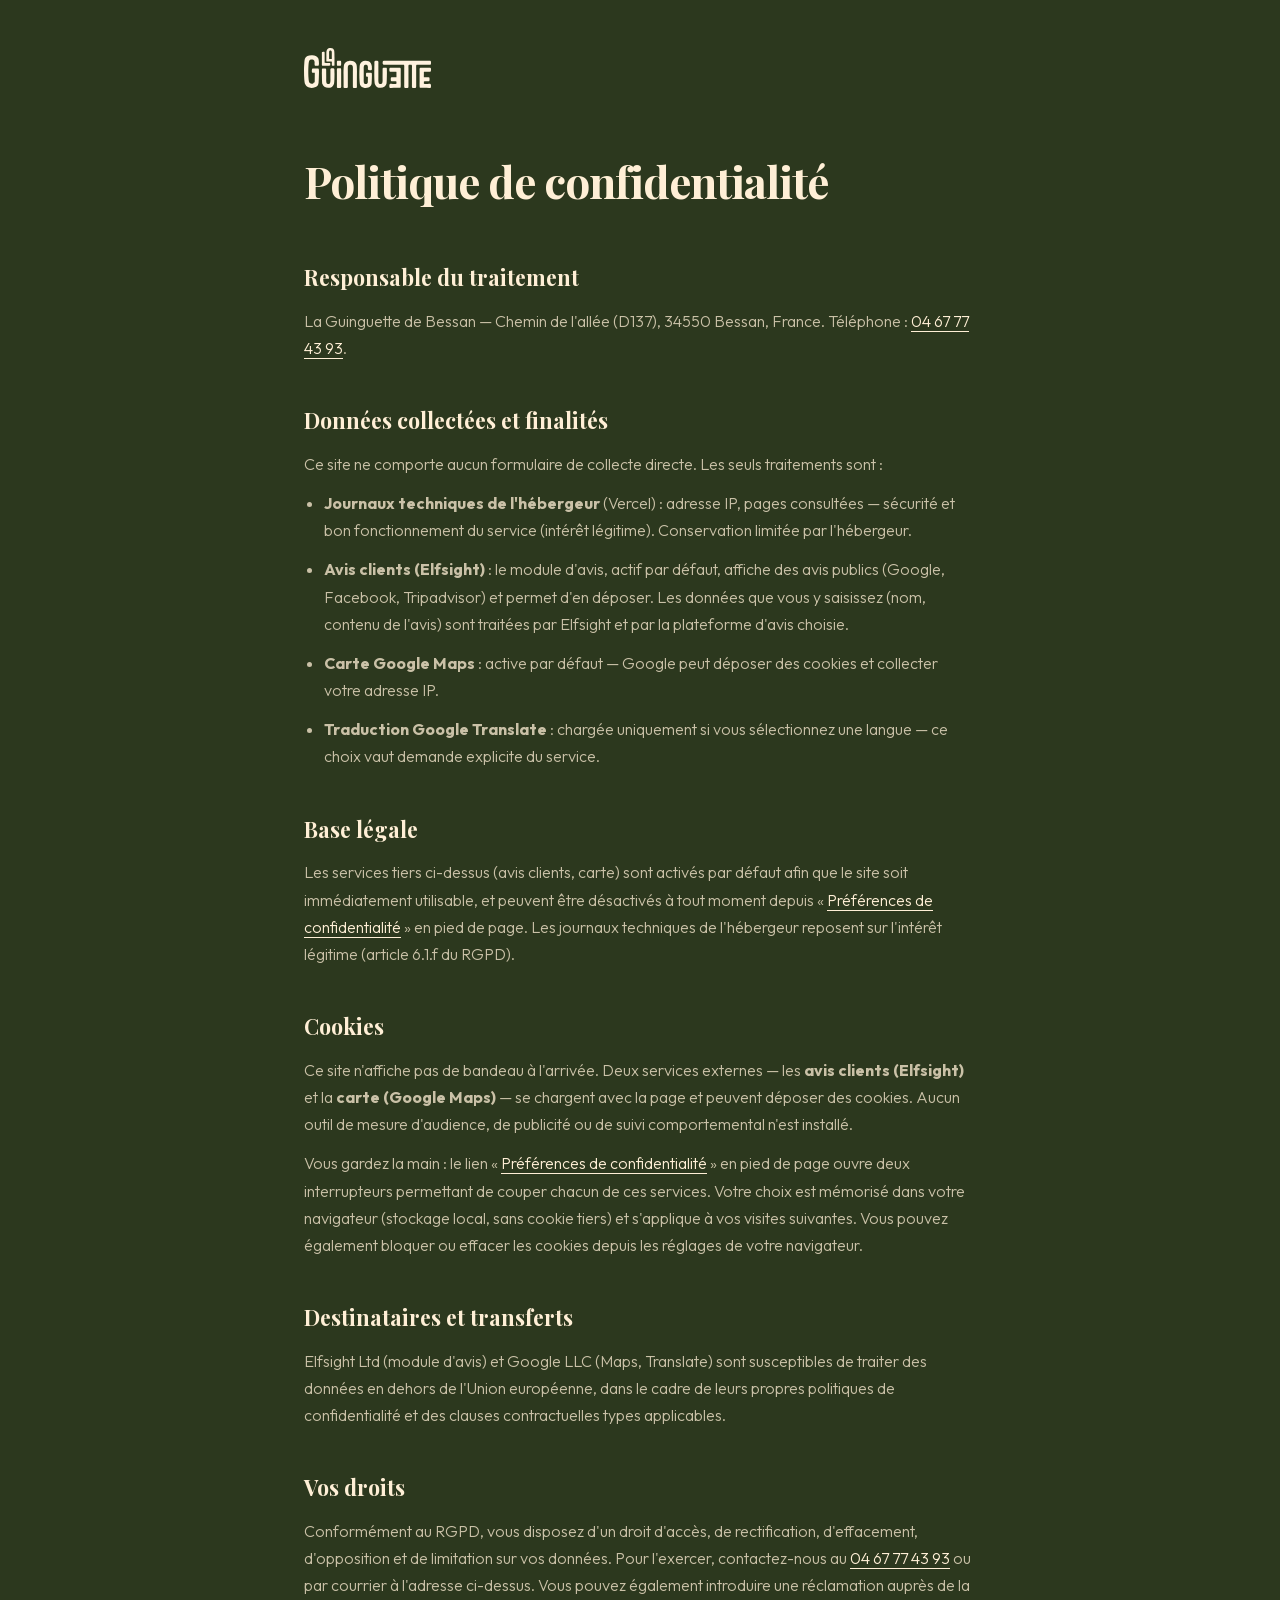
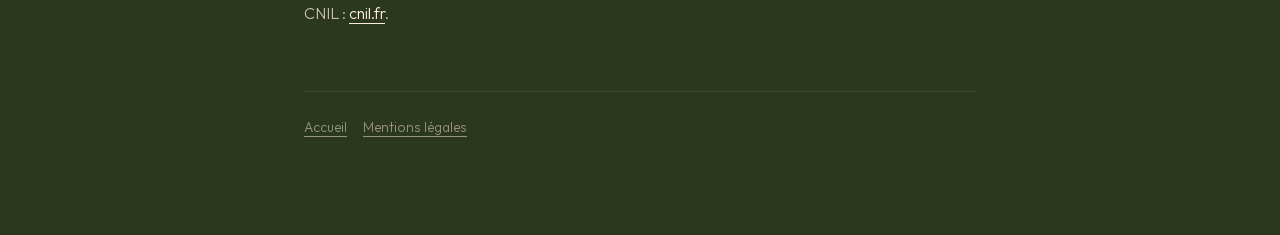
<file: site/confidentialite.html>
<!DOCTYPE html>
<html lang="fr">
<head>
  <meta charset="UTF-8"/>
  <meta name="viewport" content="width=device-width, initial-scale=1.0"/>
  <title>Politique de confidentialité | La Guinguette de Bessan</title>
  <meta name="description" content="Politique de confidentialité et gestion des cookies du site de La Guinguette de Bessan (34550)."/>
  <link rel="canonical" href="https://www.guinguette-bessan.fr/confidentialite.html"/>
  <link rel="icon" type="image/svg+xml" href="/favicon.svg"/>
  <meta name="theme-color" content="#2C381E"/>
  <style>
    @font-face { font-family: 'Outfit'; font-style: normal; font-weight: 300 700; font-display: swap; src: url('fonts/outfit-variable.woff2') format('woff2'); }
    @font-face { font-family: 'Playfair Display'; font-style: normal; font-weight: 400 700; font-display: swap; src: url('fonts/playfair-display-variable.woff2') format('woff2'); }
    * { margin: 0; padding: 0; box-sizing: border-box; }
    body { font-family: 'Outfit', sans-serif; background: #2C381E; color: rgba(255,239,214,0.75); line-height: 1.7; font-weight: 300; }
    .wrap { max-width: 720px; margin: 0 auto; padding: 48px 24px 96px; }
    header a { display: inline-block; }
    header img { height: 40px; width: auto; }
    h1 { font-family: 'Playfair Display', serif; font-size: clamp(2rem, 5vw, 2.75rem); color: #FFEFD6; margin: 48px 0 32px; letter-spacing: -1px; }
    h2 { font-family: 'Playfair Display', serif; font-size: 1.35rem; color: #FFEFD6; margin: 40px 0 12px; }
    p, li { margin-bottom: 12px; }
    ul { padding-left: 20px; }
    a { color: #FFEFD6; text-underline-offset: 4px; }
    a:hover { opacity: 0.8; }
    footer { margin-top: 64px; padding-top: 24px; border-top: 1px solid rgba(255,239,214,0.1); font-size: 0.85rem; color: rgba(255,239,214,0.4); display: flex; flex-wrap: wrap; gap: 16px; }
    footer a { color: rgba(255,239,214,0.5); }
  </style>
</head>
<body>
  <div class="wrap">
    <header>
      <a href="index.html" aria-label="Retour à l'accueil"><img src="images/logo-banniere.svg" alt="La Guinguette de Bessan"/></a>
    </header>

    <h1>Politique de confidentialité</h1>

    <h2>Responsable du traitement</h2>
    <p>
      La Guinguette de Bessan — Chemin de l'allée (D137), 34550 Bessan, France.
      Téléphone : <a href="tel:+33467774393">04 67 77 43 93</a>.
    </p>

    <h2>Données collectées et finalités</h2>
    <p>Ce site ne comporte aucun formulaire de collecte directe. Les seuls traitements sont :</p>
    <ul>
      <li><strong>Journaux techniques de l'hébergeur</strong> (Vercel) : adresse IP, pages consultées — sécurité et bon fonctionnement du service (intérêt légitime). Conservation limitée par l'hébergeur.</li>
      <li><strong>Avis clients (Elfsight)</strong> : le module d'avis, actif par défaut, affiche des avis publics (Google, Facebook, Tripadvisor) et permet d'en déposer. Les données que vous y saisissez (nom, contenu de l'avis) sont traitées par Elfsight et par la plateforme d'avis choisie.</li>
      <li><strong>Carte Google Maps</strong> : active par défaut — Google peut déposer des cookies et collecter votre adresse IP.</li>
      <li><strong>Traduction Google Translate</strong> : chargée uniquement si vous sélectionnez une langue — ce choix vaut demande explicite du service.</li>
    </ul>

    <h2>Base légale</h2>
    <p>
      Les services tiers ci-dessus (avis clients, carte) sont activés par défaut afin
      que le site soit immédiatement utilisable, et peuvent être désactivés à tout
      moment depuis « <a href="index.html#gererCookies">Préférences de confidentialité</a> »
      en pied de page. Les journaux techniques de l'hébergeur reposent sur l'intérêt
      légitime (article 6.1.f du RGPD).
    </p>

    <h2>Cookies</h2>
    <p>
      Ce site n'affiche pas de bandeau à l'arrivée. Deux services externes — les
      <strong>avis clients (Elfsight)</strong> et la <strong>carte (Google Maps)</strong> —
      se chargent avec la page et peuvent déposer des cookies. Aucun outil de mesure
      d'audience, de publicité ou de suivi comportemental n'est installé.
    </p>
    <p>
      Vous gardez la main : le lien
      « <a href="index.html#gererCookies">Préférences de confidentialité</a> » en pied
      de page ouvre deux interrupteurs permettant de couper chacun de ces services.
      Votre choix est mémorisé dans votre navigateur (stockage local, sans cookie tiers)
      et s'applique à vos visites suivantes. Vous pouvez également bloquer ou effacer
      les cookies depuis les réglages de votre navigateur.
    </p>

    <h2>Destinataires et transferts</h2>
    <p>
      Elfsight Ltd (module d'avis) et Google LLC (Maps, Translate) sont susceptibles de
      traiter des données en dehors de l'Union européenne, dans le cadre de leurs propres
      politiques de confidentialité et des clauses contractuelles types applicables.
    </p>

    <h2>Vos droits</h2>
    <p>
      Conformément au RGPD, vous disposez d'un droit d'accès, de rectification,
      d'effacement, d'opposition et de limitation sur vos données. Pour l'exercer,
      contactez-nous au <a href="tel:+33467774393">04 67 77 43 93</a> ou par courrier à
      l'adresse ci-dessus. Vous pouvez également introduire une réclamation auprès de la
      CNIL : <a href="https://www.cnil.fr" target="_blank" rel="noopener">cnil.fr</a>.
    </p>

    <footer>
      <a href="index.html">Accueil</a>
      <a href="mentions-legales.html">Mentions légales</a>
    </footer>
  </div>
</body>
</html>
</file>
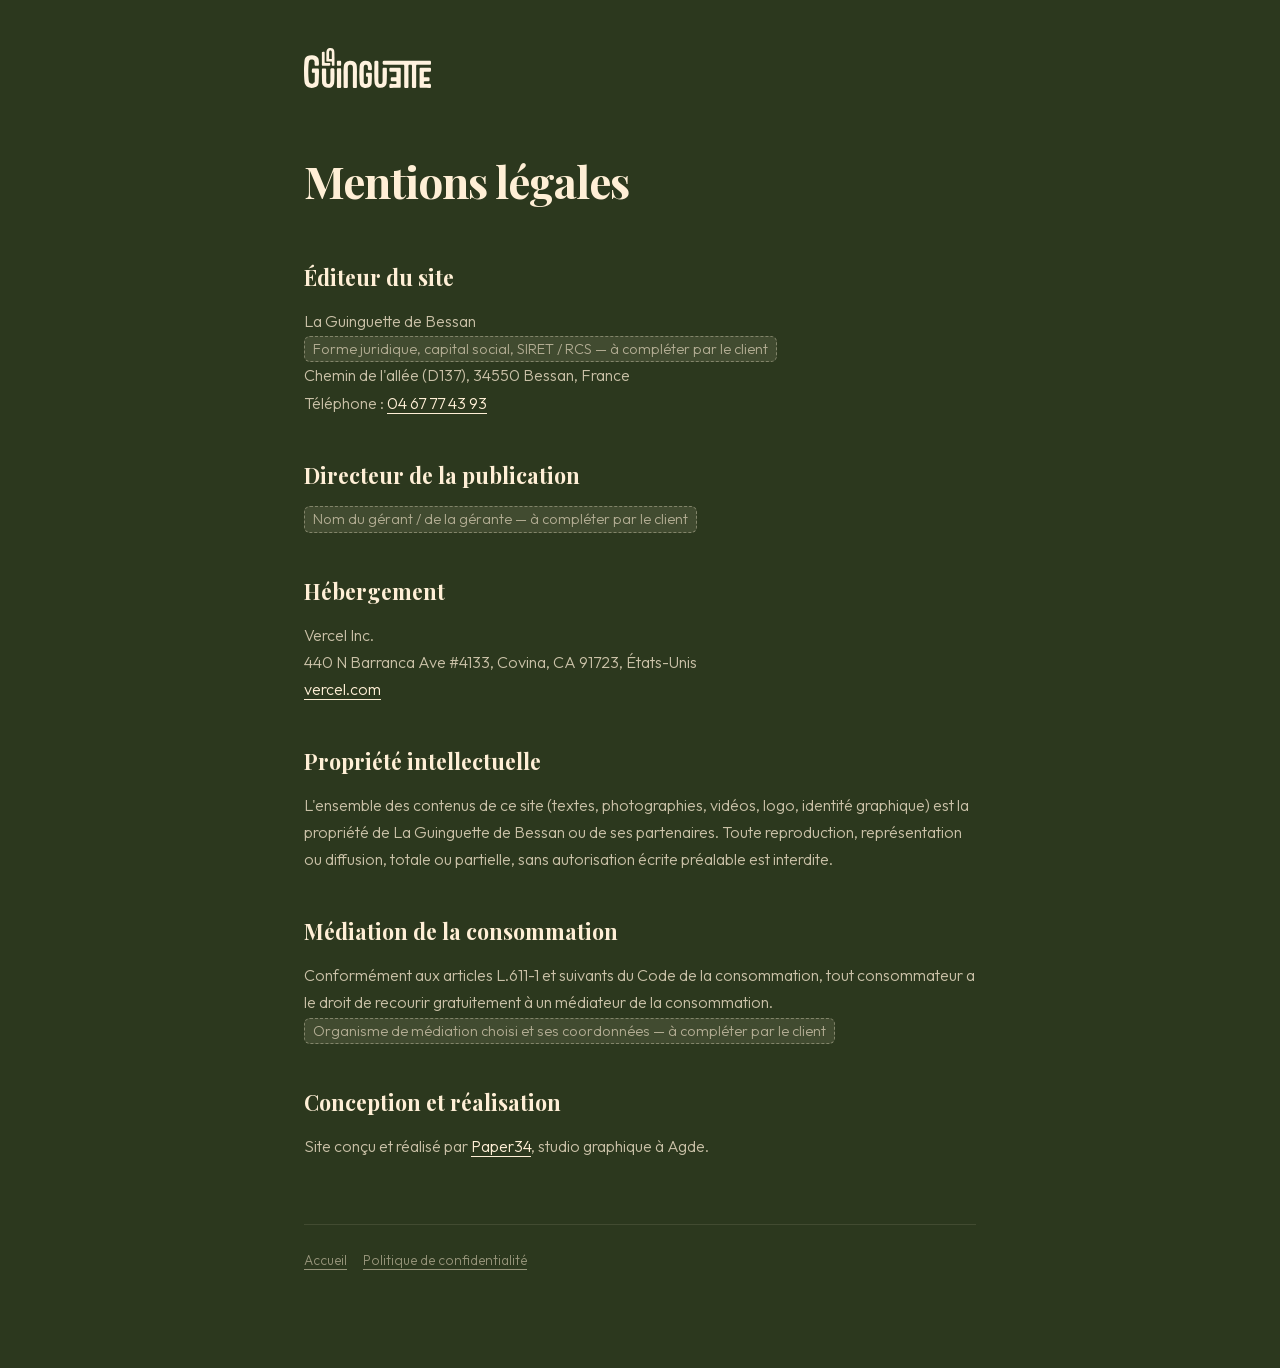
<file: site/mentions-legales.html>
<!DOCTYPE html>
<html lang="fr">
<head>
  <meta charset="UTF-8"/>
  <meta name="viewport" content="width=device-width, initial-scale=1.0"/>
  <title>Mentions légales | La Guinguette de Bessan</title>
  <meta name="description" content="Mentions légales du site de La Guinguette de Bessan, restaurant au bord de l'Hérault à Bessan (34550)."/>
  <link rel="canonical" href="https://www.guinguette-bessan.fr/mentions-legales.html"/>
  <link rel="icon" type="image/svg+xml" href="/favicon.svg"/>
  <meta name="theme-color" content="#2C381E"/>
  <style>
    @font-face { font-family: 'Outfit'; font-style: normal; font-weight: 300 700; font-display: swap; src: url('fonts/outfit-variable.woff2') format('woff2'); }
    @font-face { font-family: 'Playfair Display'; font-style: normal; font-weight: 400 700; font-display: swap; src: url('fonts/playfair-display-variable.woff2') format('woff2'); }
    * { margin: 0; padding: 0; box-sizing: border-box; }
    body { font-family: 'Outfit', sans-serif; background: #2C381E; color: rgba(255,239,214,0.75); line-height: 1.7; font-weight: 300; }
    .wrap { max-width: 720px; margin: 0 auto; padding: 48px 24px 96px; }
    header a { display: inline-block; }
    header img { height: 40px; width: auto; }
    h1 { font-family: 'Playfair Display', serif; font-size: clamp(2rem, 5vw, 2.75rem); color: #FFEFD6; margin: 48px 0 32px; letter-spacing: -1px; }
    h2 { font-family: 'Playfair Display', serif; font-size: 1.35rem; color: #FFEFD6; margin: 40px 0 12px; }
    p { margin-bottom: 12px; }
    a { color: #FFEFD6; text-underline-offset: 4px; }
    a:hover { opacity: 0.8; }
    .todo { display: inline-block; background: rgba(255,239,214,0.1); border: 1px dashed rgba(255,239,214,0.35); border-radius: 6px; padding: 0 8px; color: rgba(255,239,214,0.6); font-size: 0.9em; }
    footer { margin-top: 64px; padding-top: 24px; border-top: 1px solid rgba(255,239,214,0.1); font-size: 0.85rem; color: rgba(255,239,214,0.4); display: flex; flex-wrap: wrap; gap: 16px; }
    footer a { color: rgba(255,239,214,0.5); }
  </style>
</head>
<body>
  <div class="wrap">
    <header>
      <a href="index.html" aria-label="Retour à l'accueil"><img src="images/logo-banniere.svg" alt="La Guinguette de Bessan"/></a>
    </header>

    <h1>Mentions légales</h1>

    <h2>Éditeur du site</h2>
    <p>
      La Guinguette de Bessan<br/>
      <span class="todo">Forme juridique, capital social, SIRET / RCS — à compléter par le client</span><br/>
      Chemin de l'allée (D137), 34550 Bessan, France<br/>
      Téléphone : <a href="tel:+33467774393">04 67 77 43 93</a>
    </p>

    <h2>Directeur de la publication</h2>
    <p><span class="todo">Nom du gérant / de la gérante — à compléter par le client</span></p>

    <h2>Hébergement</h2>
    <p>
      Vercel Inc.<br/>
      440 N Barranca Ave #4133, Covina, CA 91723, États-Unis<br/>
      <a href="https://vercel.com" target="_blank" rel="noopener">vercel.com</a>
    </p>

    <h2>Propriété intellectuelle</h2>
    <p>
      L'ensemble des contenus de ce site (textes, photographies, vidéos, logo, identité
      graphique) est la propriété de La Guinguette de Bessan ou de ses partenaires.
      Toute reproduction, représentation ou diffusion, totale ou partielle, sans
      autorisation écrite préalable est interdite.
    </p>

    <h2>Médiation de la consommation</h2>
    <p>
      Conformément aux articles L.611-1 et suivants du Code de la consommation, tout
      consommateur a le droit de recourir gratuitement à un médiateur de la consommation.<br/>
      <span class="todo">Organisme de médiation choisi et ses coordonnées — à compléter par le client</span>
    </p>

    <h2>Conception et réalisation</h2>
    <p>Site conçu et réalisé par <a href="https://paper34.fr" target="_blank" rel="noopener" title="Studio graphique Paper34 à Agde">Paper34</a>, studio graphique à Agde.</p>

    <footer>
      <a href="index.html">Accueil</a>
      <a href="confidentialite.html">Politique de confidentialité</a>
    </footer>
  </div>
</body>
</html>
</file>
